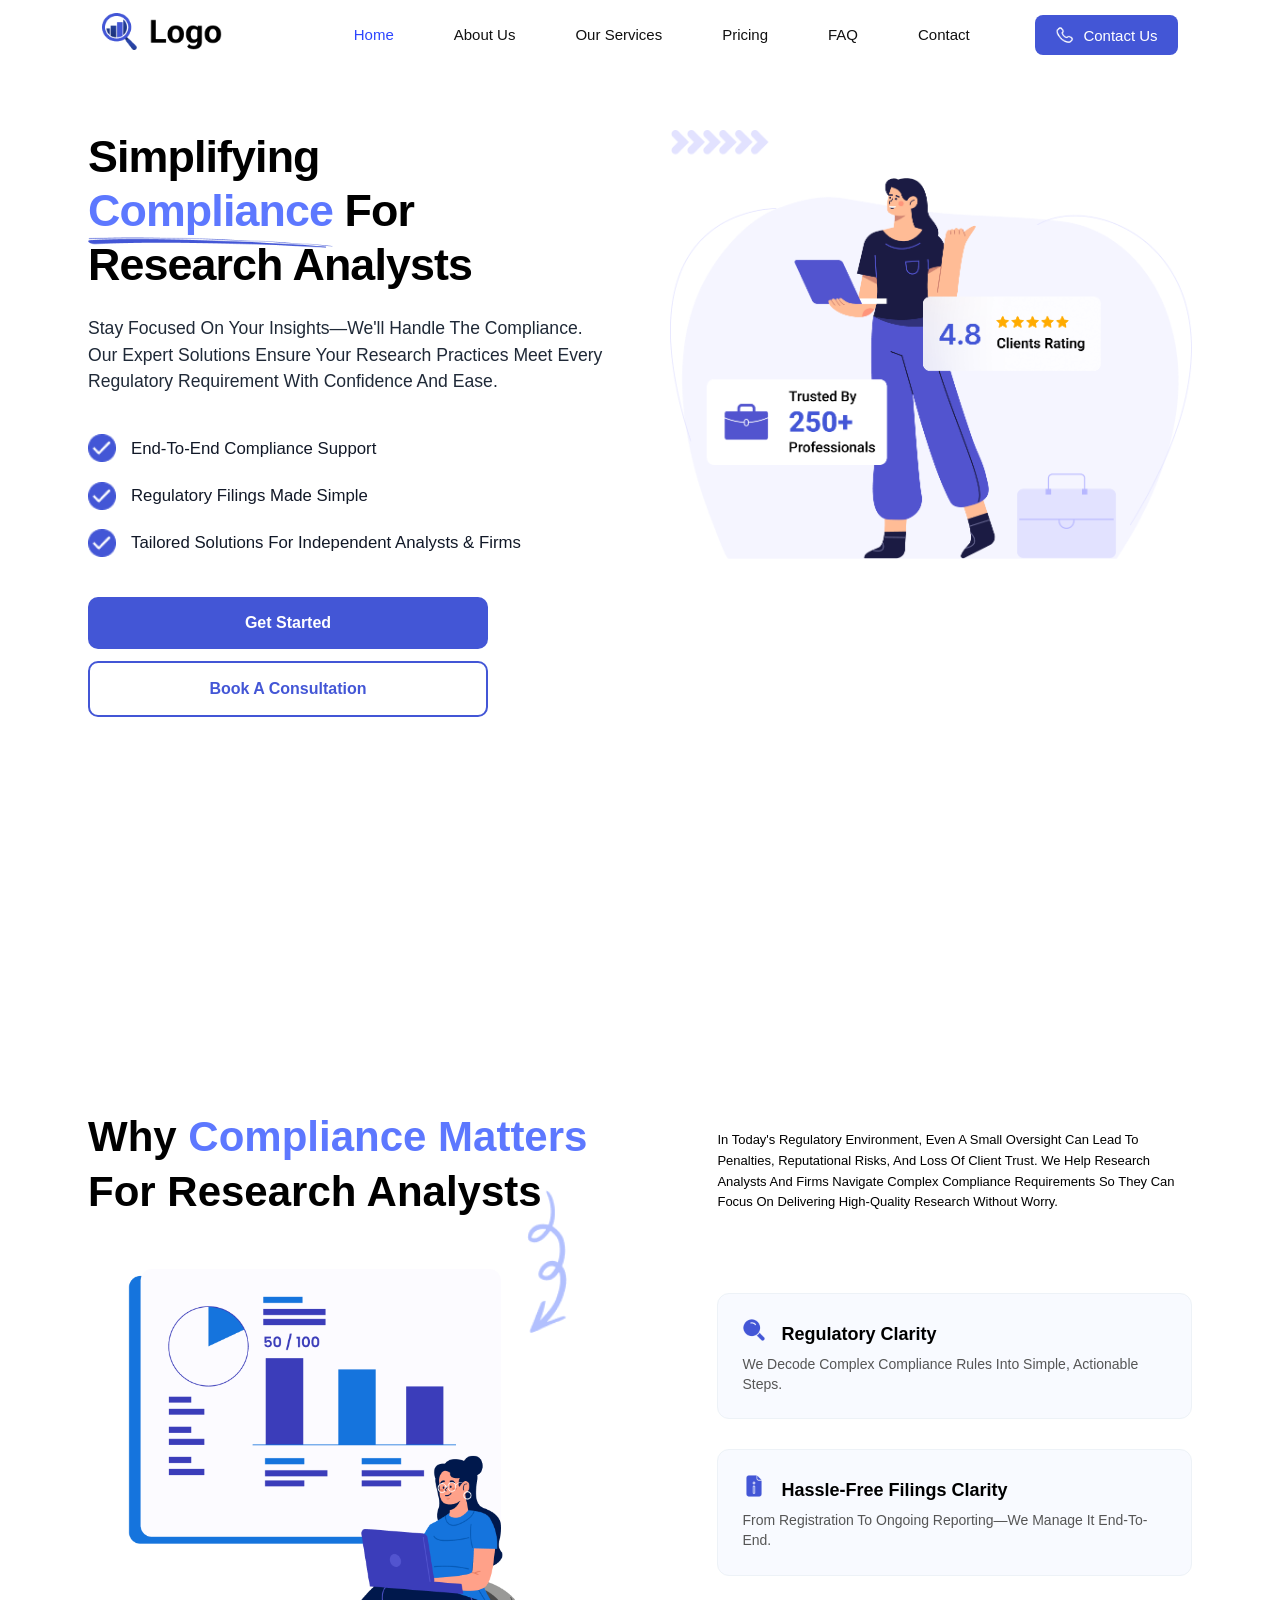
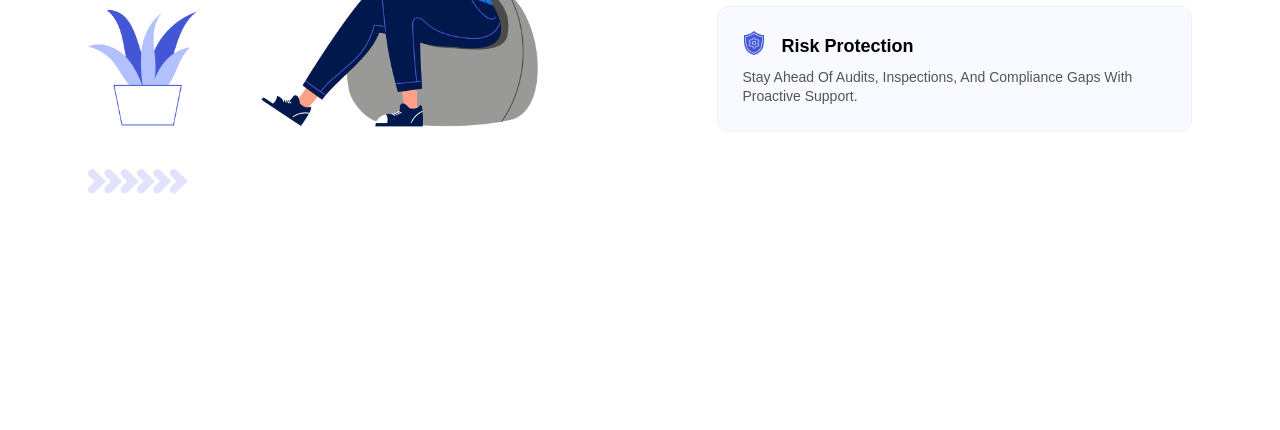
<file: index.html>
<!DOCTYPE html>
<html lang="en">
<head>
  <meta charset="UTF-8" />
  <meta name="viewport" content="width=device-width, initial-scale=1.0"/>

  <title>Multi HTML Import</title>

  <link rel="stylesheet" href="css/header.css">
</head>
<body>

  <div id="header"></div>

  <div id="page1"></div>

  <div id="page2"></div>

  <script>

    function loadComponent(file, id, callback = null) {

      fetch(file)
        .then(response => response.text())
        .then(data => {

          document.getElementById(id).innerHTML = data;

          if (callback) {
            callback();
          }

        })
        .catch(error => {
          console.log("Error loading:", file, error);
        });
    }

    function initHeader() {

      const menuBtn = document.getElementById("menuBtn");
      const closeBtn = document.getElementById("closeBtn");
      const navMenu = document.getElementById("navMenu");
      const menuOverlay = document.getElementById("menuOverlay");

      if (!menuBtn) return;

      menuBtn.addEventListener("click", () => {
        navMenu.classList.add("show");
        menuOverlay.classList.add("show");
      });

      function closeMenu() {
        navMenu.classList.remove("show");
        menuOverlay.classList.remove("show");
      }

      closeBtn.addEventListener("click", closeMenu);

      menuOverlay.addEventListener("click", closeMenu);

      const navLinks = document.querySelectorAll(".nav a");

      navLinks.forEach(link => {

        link.addEventListener("click", function () {

          navLinks.forEach(nav => {
            nav.classList.remove("active");
          });

          this.classList.add("active");

          if(window.innerWidth <= 768){
            closeMenu();
          }

        });

      });

    }

    loadComponent("components/header.html", "header", initHeader);

    loadComponent("components/page1.html", "page1");

    loadComponent("components/page2.html", "page2");

  </script>

</body>
</html>
</file>
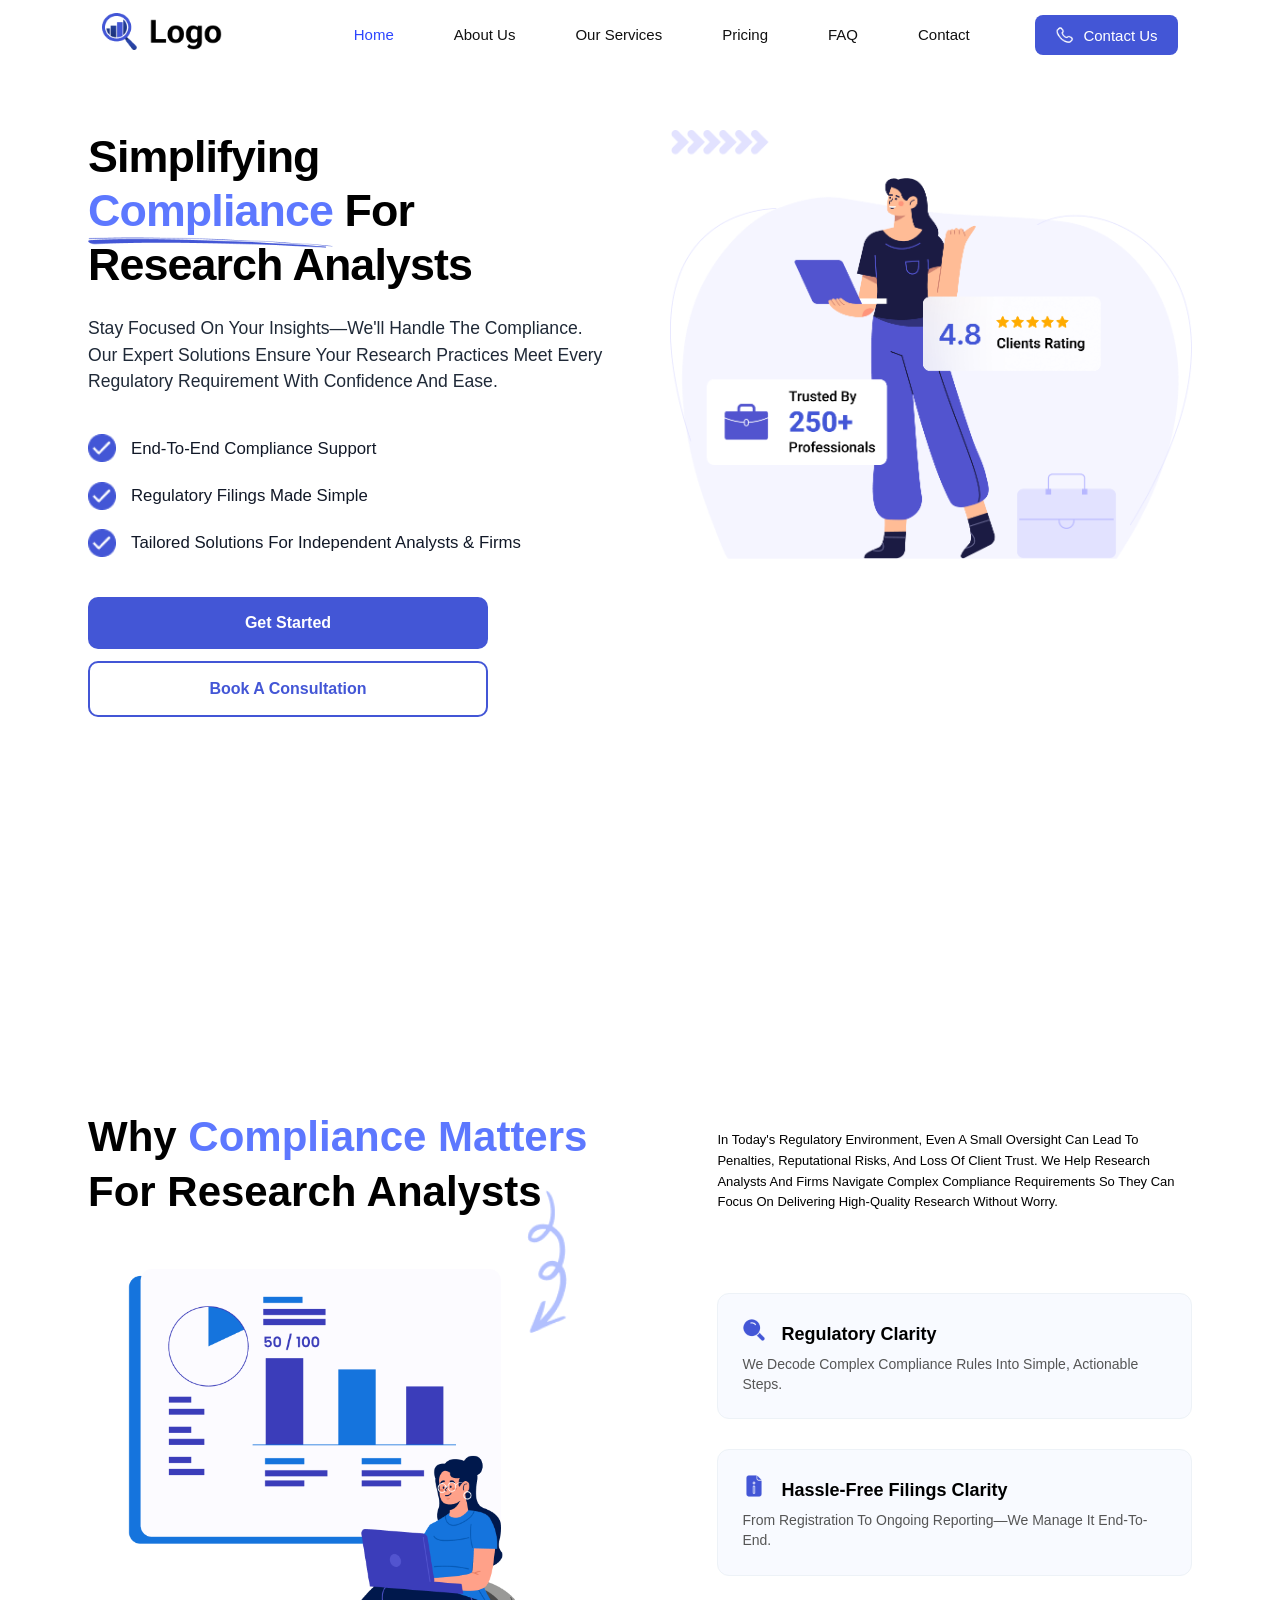
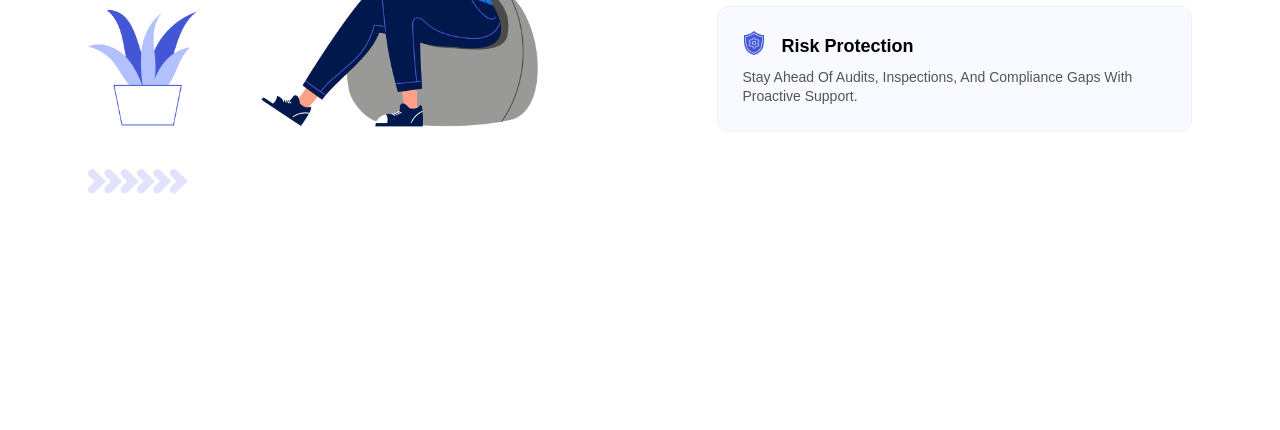
<file: main.html>
<!DOCTYPE html>
<html lang="en">
<head>
  <meta charset="UTF-8" />
  <meta name="viewport" content="width=device-width, initial-scale=1.0"/>

  <title>Multi HTML Import</title>

  <link rel="stylesheet" href="css/header.css">
</head>
<body>

  <div id="header"></div>

  <div id="page1"></div>

  <div id="page2"></div>

  <script>

    function loadComponent(file, id, callback = null) {

      fetch(file)
        .then(response => response.text())
        .then(data => {

          document.getElementById(id).innerHTML = data;

          if (callback) {
            callback();
          }

        })
        .catch(error => {
          console.log("Error loading:", file, error);
        });
    }

    function initHeader() {

      const menuBtn = document.getElementById("menuBtn");
      const closeBtn = document.getElementById("closeBtn");
      const navMenu = document.getElementById("navMenu");
      const menuOverlay = document.getElementById("menuOverlay");

      if (!menuBtn) return;

      menuBtn.addEventListener("click", () => {
        navMenu.classList.add("show");
        menuOverlay.classList.add("show");
      });

      function closeMenu() {
        navMenu.classList.remove("show");
        menuOverlay.classList.remove("show");
      }

      closeBtn.addEventListener("click", closeMenu);

      menuOverlay.addEventListener("click", closeMenu);

      const navLinks = document.querySelectorAll(".nav a");

      navLinks.forEach(link => {

        link.addEventListener("click", function () {

          navLinks.forEach(nav => {
            nav.classList.remove("active");
          });

          this.classList.add("active");

          if(window.innerWidth <= 768){
            closeMenu();
          }

        });

      });

    }

    loadComponent("components/header.html", "header", initHeader);

    loadComponent("components/page1.html", "page1");

    loadComponent("components/page2.html", "page2");

  </script>

</body>
</html>
</file>
<file: css/header.css>
* {
  margin: 0;
  padding: 0;
  box-sizing: border-box;
  font-family: Arial, sans-serif;
}

body {
  background: #f8f9ff;
}

.header {
  width: 100%;
  height: 70px;
  padding: 0 8%;
  display: flex;
  align-items: center;
  justify-content: space-between;
  background: #ffffff;
  position: relative;
  z-index: 1000;
}

.logo img {
  width: 120px;
  height: auto;
  object-fit: contain;
  cursor: pointer;
}

.nav {
  display: flex;
  align-items: center;
  gap: 60px;
}

.nav a {
  text-decoration: none;
  color: #111;
  font-size: 15px;
  font-weight: 500;
}

.nav a.active {
  color: #2c45ff;
}

.mobile-header, .mobile-contact-btn {
  display: none;
}

.contact-btn {
  display: flex;
  align-items: center;
  gap: 8px;
  border: none;
  background: #4356D6;
  color: #fff;
  padding: 10px 20px;
  font-size: 15px;
  font-weight: 500;
  cursor: pointer;
  border-radius: 8px;
}

.contact-icon {
  width: 20px;
  height: 20px;
}

.menu-btn {
  display: none;
  border: none;
  background: transparent;
  font-size: 30px;
  cursor: pointer;
}
.menu-btn img {
  width: 30px;
  height: 30px;
}


.nav-icon {
  display: none; 
  width: 20px;
  height: 20px;
  object-fit: contain;
}

.nav a {
  text-decoration: none;
  color: #111;
  font-size: 15px;
  font-weight: 500;
  display: flex;
  align-items: center;
  gap: 10px;
}
@media (max-width: 1090px) {
  .nav {
    gap: 30px;
  }

}
@media (max-width: 890px) {
  .nav {
    gap: 20px;
  }

}
@media (max-width: 820px) {
  .nav {
    gap: 20px;
  }
  .header {
  padding: 0 4%;
  }
}


@media (max-width: 768px) {

  .contact-btn {
    display: none;
  }

  .menu-btn {
    display: block;
  }

  .menu-overlay {
    position: fixed;
    top: 0;
    left: 0;
    width: 100%;
    height: 100%;
    background: rgba(0, 0, 0, 0.5);
    display: none;
    z-index: 998;
  }

  .menu-overlay.show {
    display: block;
  }

  .nav {
    position: fixed;
    top: 0;
    right: -100%; 
    width: 280px;
    height: 100vh;
    background: #fbfbfe;
    flex-direction: column;
    align-items: flex-start;
    gap: 35;
    padding: 20px;
    transition: 0.3s ease-in-out;
    z-index: 999;
  }

  .nav.show {
    right: 0;
  }
  
  .nav-icon {
    display: inline-block; 
  }

  .nav-icon {
    margin-right: 5px;
  }

  .mobile-header {
    display: flex;
    width: 100%;
    justify-content: space-between;
    align-items: center;
    margin-bottom: 40px;
  }

  .logo-mobile {
    display: flex;
    align-items: center;
    gap: 10px;
    font-size: 24px;
    font-weight: bold;
  }

  .logo-mobile img {
    width: 90px;
  }

  .close-btn {
    background: none;
    border: none;
    font-size: 24px;
    color: #4356D6;
    cursor: pointer;
  }

  .nav a {
    width: 100%;
    padding: 15px 10px;
    font-size: 18px;
  }

  .mobile-contact-btn {
    display: block;
    width: 100%;
    margin-top: 20px;
    padding: 15px;
    background: #4356D6;
    color: white;
    border: none;
    border-radius: 8px;
    font-size: 16px;
    font-weight: bold;
    cursor: pointer;
  }
}
</file>
